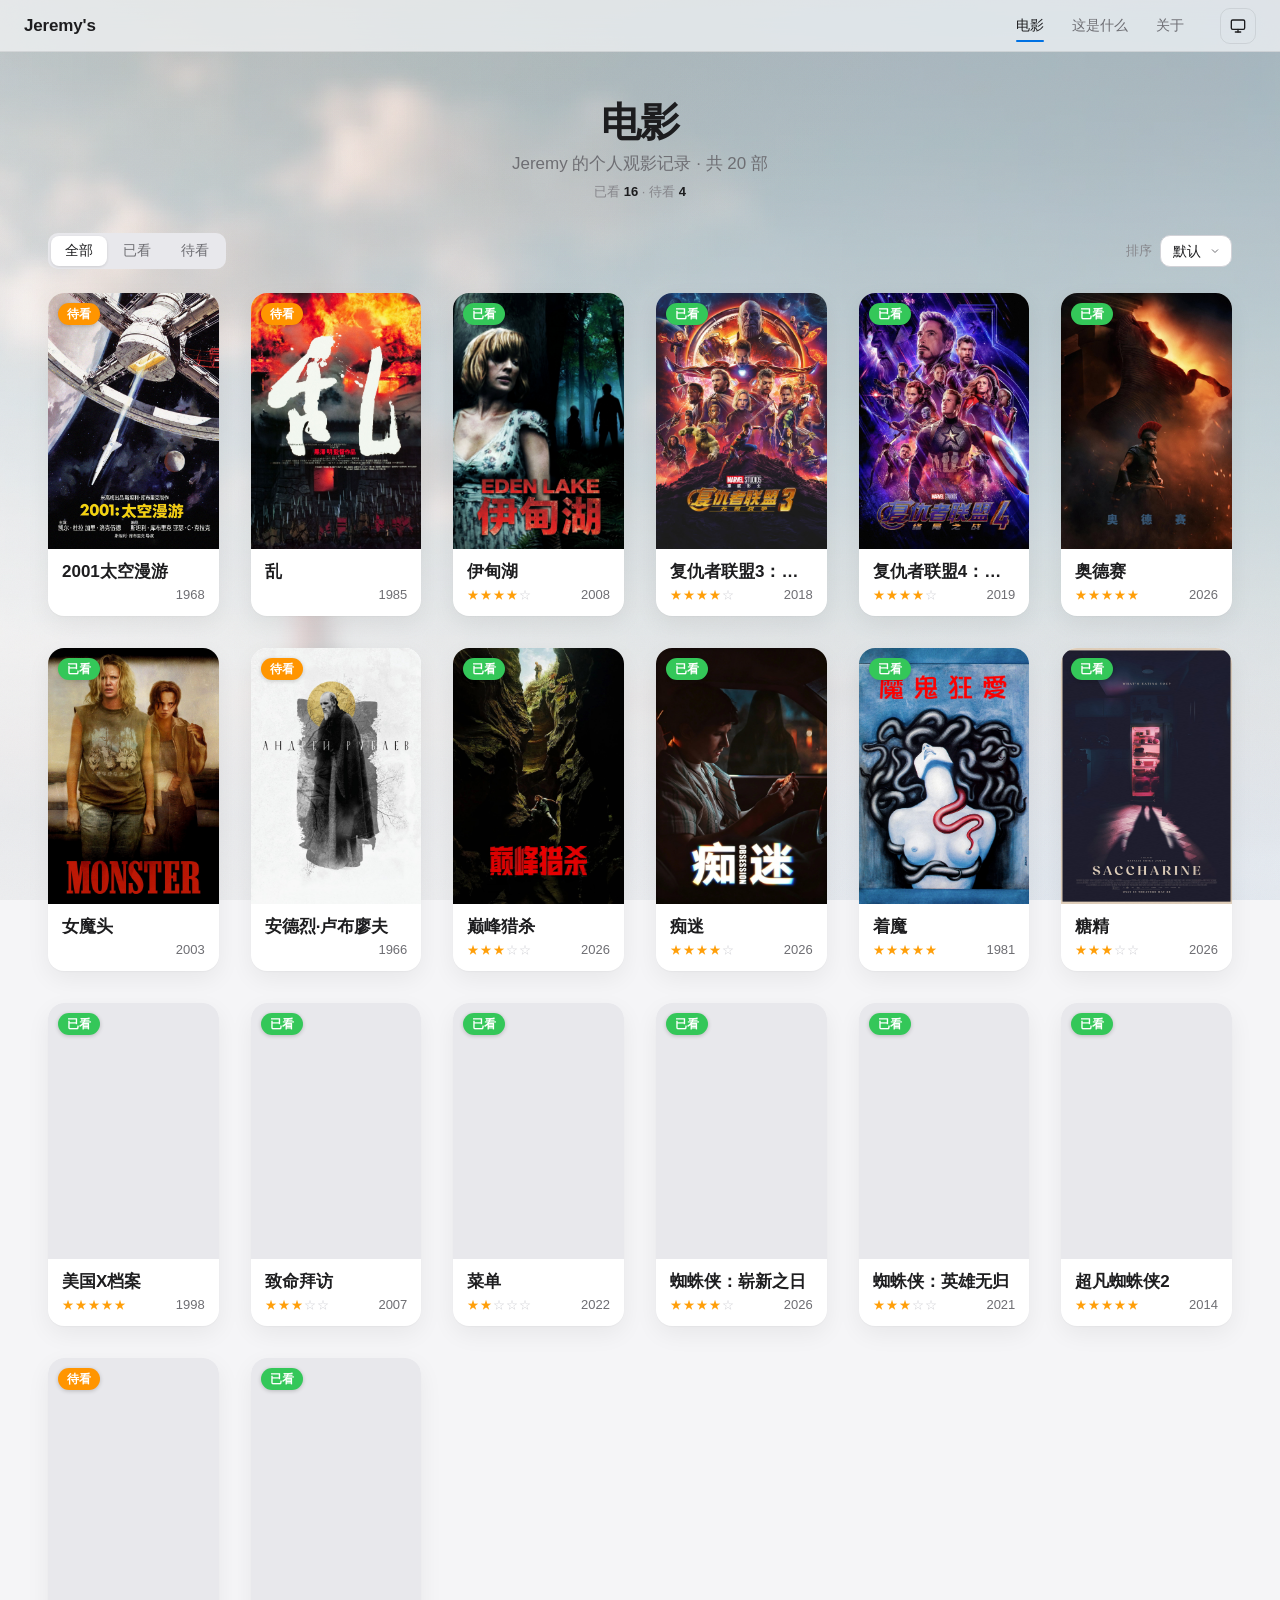
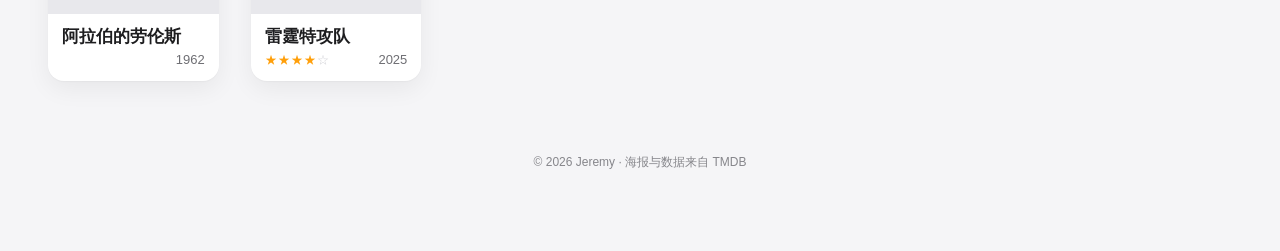
<file: index.html>
<!DOCTYPE html>
<html lang="zh-CN" data-theme="system">
<head>
  <meta charset="UTF-8">
  <meta name="viewport" content="width=device-width, initial-scale=1.0">
  <title>Jeremy's — 电影</title>
  <meta name="description" content="Jeremy 的个人内容收藏：电影海报墙，收录经典与当代影片。">
  <meta name="author" content="Jeremy">

  <!-- ===== SEO / 收录配置 ===== -->
  <link rel="canonical" href="https://jeremy-movies.com/">
  <meta name="robots" content="index,follow">

  <!-- Open Graph（社交分享预览） -->
  <meta property="og:type" content="website">
  <meta property="og:site_name" content="Jeremy's">
  <meta property="og:title" content="Jeremy's — 电影海报墙">
  <meta property="og:description" content="Jeremy 的个人电影收藏海报墙，收录经典与当代影片。">
  <meta property="og:url" content="https://jeremy-movies.com/">
  <meta property="og:image" content="https://jeremy-movies.com/posters/62.jpg">
  <meta property="og:locale" content="zh_CN">

  <!-- Twitter Card -->
  <meta name="twitter:card" content="summary_large_image">
  <meta name="twitter:title" content="Jeremy's — 电影海报墙">
  <meta name="twitter:description" content="Jeremy 的个人电影收藏海报墙，收录经典与当代影片。">
  <meta name="twitter:image" content="https://jeremy-movies.com/posters/62.jpg">

  <!-- 主题早注入：避免首屏闪烁（FOUC），须在样式表加载前执行 -->
  <script>
    (function () {
      try {
        var t = localStorage.getItem('theme');
        if (t === 'light' || t === 'dark' || t === 'system') {
          document.documentElement.setAttribute('data-theme', t);
        }
      } catch (e) { /* ignore */ }
    })();
  </script>

  <link rel="stylesheet" href="assets/css/styles.css?v=20261021e">
</head>
<body>

  <!-- 吸顶导航 -->
  <header class="nav" data-nav>
    <a class="nav-logo" href="/">Jeremy's</a>
    <nav class="nav-links" aria-label="主导航">
      <a href="/" class="nav-link is-active" aria-current="page">电影</a>
      <a href="/everything/" class="nav-link">这是什么</a>
      <a href="/about/" class="nav-link">关于</a>
    </nav>
    <button class="nav-theme" data-theme-toggle aria-label="切换主题" title="切换主题">
      <svg class="theme-icon icon-light" xmlns="http://www.w3.org/2000/svg" width="16" height="16" viewBox="0 0 24 24" fill="none" stroke="currentColor" stroke-width="2" stroke-linecap="round" stroke-linejoin="round" aria-hidden="true"><circle cx="12" cy="12" r="5"></circle><line x1="12" y1="1" x2="12" y2="3"></line><line x1="12" y1="21" x2="12" y2="23"></line><line x1="4.22" y1="4.22" x2="5.64" y2="5.64"></line><line x1="18.36" y1="18.36" x2="19.78" y2="19.78"></line><line x1="1" y1="12" x2="3" y2="12"></line><line x1="21" y1="12" x2="23" y2="12"></line><line x1="4.22" y1="19.78" x2="5.64" y2="18.36"></line><line x1="18.36" y1="5.64" x2="19.78" y2="4.22"></line></svg>
      <svg class="theme-icon icon-dark" xmlns="http://www.w3.org/2000/svg" width="16" height="16" viewBox="0 0 24 24" fill="none" stroke="currentColor" stroke-width="2" stroke-linecap="round" stroke-linejoin="round" aria-hidden="true"><path d="M21 12.79A9 9 0 1 1 11.21 3 7 7 0 0 0 21 12.79z"></path></svg>
      <svg class="theme-icon icon-system" xmlns="http://www.w3.org/2000/svg" width="16" height="16" viewBox="0 0 24 24" fill="none" stroke="currentColor" stroke-width="2" stroke-linecap="round" stroke-linejoin="round" aria-hidden="true"><rect x="2" y="3" width="20" height="14" rx="2" ry="2"></rect><line x1="8" y1="21" x2="16" y2="21"></line><line x1="12" y1="17" x2="12" y2="21"></line></svg>
    </button>
    <button class="nav-burger" data-nav-burger aria-label="菜单" aria-expanded="false">
      <span></span><span></span><span></span>
    </button>
  </header>

  <main>
    <!-- Hero -->
    <section class="hero container">
      <h1 class="hero-title">电影</h1>
      <p class="hero-sub">Jeremy 的个人观影记录 · 共 <span data-count>—</span> 部</p>
      <p class="hero-stat">已看 <strong data-watched>—</strong> · 待看 <strong data-towatch>—</strong></p>
    </section>

    <!-- 页内工具栏 -->
    <section class="toolbar container">
      <div class="segmented" role="group" aria-label="状态筛选">
        <button data-filter="all" aria-pressed="true">全部</button>
        <button data-filter="watched" aria-pressed="false">已看</button>
        <button data-filter="towatch" aria-pressed="false">待看</button>
      </div>
      <label class="sort">
        <span class="sort-label">排序</span>
        <select data-sort>
          <option value="default">默认</option>
          <option value="rating">评分</option>
          <option value="year">年份</option>
        </select>
      </label>
    </section>

    <!-- 海报网格（由 JS 数据驱动渲染） -->
    <section class="poster-grid container" data-grid aria-live="polite"></section>

    <!-- 空状态 -->
    <div class="empty-state container" data-empty hidden>
      <div class="empty-icon">🎬</div>
      <div class="empty-title" data-empty-title>暂无匹配的电影</div>
      <div class="empty-hint" data-empty-hint>换个筛选条件试试</div>
    </div>

    <!-- 无 JS 兜底：静态海报列表（保 SEO / 可爬取） -->
    <noscript>
      <section class="poster-grid">
        <figure class="ns-card"><img src="posters/62.jpg" alt="2001太空漫游"><figcaption>2001太空漫游<span class="ns-year">1968</span></figcaption></figure>
        <figure class="ns-card"><img src="posters/11645.jpg" alt="乱"><figcaption>乱<span class="ns-year">1985</span></figcaption></figure>
        <figure class="ns-card"><img src="posters/13510.jpg" alt="伊甸湖"><figcaption>伊甸湖<span class="ns-year">2008</span></figcaption></figure>
        <figure class="ns-card"><img src="posters/299536.jpg" alt="复仇者联盟3：无限战争"><figcaption>复仇者联盟3：无限战争<span class="ns-year">2018</span></figcaption></figure>
        <figure class="ns-card"><img src="posters/299534.jpg" alt="复仇者联盟4：终局之战"><figcaption>复仇者联盟4：终局之战<span class="ns-year">2019</span></figcaption></figure>
        <figure class="ns-card"><img src="posters/1368337.jpg" alt="奥德赛"><figcaption>奥德赛<span class="ns-year">2026</span></figcaption></figure>
        <figure class="ns-card"><img src="posters/504.jpg" alt="女魔头"><figcaption>女魔头<span class="ns-year">2003</span></figcaption></figure>
        <figure class="ns-card"><img src="posters/895.jpg" alt="安德烈·卢布廖夫"><figcaption>安德烈·卢布廖夫<span class="ns-year">1966</span></figcaption></figure>
        <figure class="ns-card"><img src="posters/1318447.jpg" alt="巅峰猎杀"><figcaption>巅峰猎杀<span class="ns-year">2026</span></figcaption></figure>
        <figure class="ns-card"><img src="posters/1339713.jpg" alt="痴迷"><figcaption>痴迷<span class="ns-year">2026</span></figcaption></figure>
        <figure class="ns-card"><img src="posters/21484.jpg" alt="着魔"><figcaption>着魔<span class="ns-year">1981</span></figcaption></figure>
        <figure class="ns-card"><img src="posters/1363387.jpg" alt="糖精"><figcaption>糖精<span class="ns-year">2026</span></figcaption></figure>
        <figure class="ns-card"><img src="posters/73.jpg" alt="美国X档案"><figcaption>美国X档案<span class="ns-year">1998</span></figcaption></figure>
        <figure class="ns-card"><img src="posters/4858.jpg" alt="致命拜访"><figcaption>致命拜访<span class="ns-year">2007</span></figcaption></figure>
        <figure class="ns-card"><img src="posters/593643.jpg" alt="菜单"><figcaption>菜单<span class="ns-year">2022</span></figcaption></figure>
        <figure class="ns-card"><img src="posters/969681.jpg" alt="蜘蛛侠：崭新之日"><figcaption>蜘蛛侠：崭新之日<span class="ns-year">2026</span></figcaption></figure>
        <figure class="ns-card"><img src="posters/634649.jpg" alt="蜘蛛侠：英雄无归"><figcaption>蜘蛛侠：英雄无归<span class="ns-year">2021</span></figcaption></figure>
        <figure class="ns-card"><img src="posters/102382.jpg" alt="超凡蜘蛛侠2"><figcaption>超凡蜘蛛侠2<span class="ns-year">2014</span></figcaption></figure>
        <figure class="ns-card"><img src="posters/947.jpg" alt="阿拉伯的劳伦斯"><figcaption>阿拉伯的劳伦斯<span class="ns-year">1962</span></figcaption></figure>
        <figure class="ns-card"><img src="posters/986056.jpg" alt="雷霆特攻队"><figcaption>雷霆特攻队<span class="ns-year">2025</span></figcaption></figure>
      </section>
    </noscript>
  </main>

  <footer class="site-footer">
    <p>© 2026 Jeremy · 海报与数据来自 TMDB</p>
  </footer>

  <!-- ===== 悬停 / 点按预览：全屏虚化剧照背景 + 海报保持原样 + 空白区剧情梗概（JS 驱动） ===== -->
  <div class="preview-bg" data-preview-bg aria-hidden="true">
    <img class="preview-bg__img" alt="" />
    <div class="preview-bg__scrim"></div>
  </div>
  <!-- 海报克隆：贴到原海报相同位置与尺寸，浮于虚化背景之上（视觉上"海报不变"） -->
  <div class="poster-card preview-card" data-preview-card aria-hidden="true"></div>
  <!-- 剧情梗概：自适应放在海报旁的空白一侧 -->
  <div class="preview-overview" data-preview-overview aria-hidden="true">
    <div class="preview-overview__head">
      <h3 class="preview-overview__title"></h3>
      <span class="preview-overview__year"></span>
    </div>
    <div class="preview-overview__stills" data-preview-stills></div>
    <ul class="preview-overview__meta"></ul>
    <p class="preview-overview__text"></p>
    <div class="preview-overview__ratings"></div>
    <blockquote class="preview-overview__comment"></blockquote>
    <div class="preview-overview__cast"></div>
  </div>

  <!-- ===== IMDB 式详情页 overlay（全屏，无页面跳转） ===== -->
  <div class="detail" data-detail role="dialog" aria-modal="true" aria-labelledby="detail-title" hidden>
    <button class="detail__back" data-detail-back aria-label="返回电影墙">
      <svg width="20" height="20" viewBox="0 0 24 24" fill="none" stroke="currentColor"
           stroke-width="2.2" stroke-linecap="round" stroke-linejoin="round" aria-hidden="true">
        <path d="M15 18l-6-6 6-6"></path>
      </svg>
    </button>

    <div class="detail__hero">
      <img class="detail__backdrop" alt="" />
    </div>

    <div class="detail__body container">
      <header class="detail__head">
        <div class="detail__titles">
          <h2 class="detail__title" id="detail-title">片名</h2>
          <p class="detail__orig">原名 · 年份</p>
        </div>
        <div class="detail__head-side">
          <span class="detail__status"></span>
        </div>
        <ul class="detail__meta"></ul>
      </header>

      <div class="detail__grid">
        <div class="detail__main">
          <section class="detail__block detail__block--trailer" data-detail-trailer hidden>
            <h3 class="detail__h">预告片</h3>
            <div class="detail__trailer-box">
              <div class="detail__trailer-placeholder" data-trailer-placeholder>
                <button class="detail__trailer-btn" data-trailer-btn type="button" aria-label="播放预告片">
                  <svg class="play-icon" viewBox="0 0 24 24" fill="none" stroke="currentColor" stroke-width="2" stroke-linejoin="round" aria-hidden="true"><polygon points="6 4 20 12 6 20 6 4" fill="currentColor" stroke="none"></polygon></svg>
                  <span>播放预告片</span>
                </button>
              </div>
              <div class="detail__trailer-player" data-trailer-player hidden></div>
            </div>
          </section>
          <section class="detail__block detail__block--overview">
            <h3 class="detail__h">剧情简介</h3>
            <p class="detail__overview"></p>
          </section>
          <section class="detail__block detail__block--directors">
            <h3 class="detail__h">导演</h3>
            <div class="detail__directors"></div>
          </section>
          <section class="detail__block detail__block--cast">
            <h3 class="detail__h">主演</h3>
            <ul class="detail__cast"></ul>
          </section>
        </div>

        <aside class="detail__side">
          <section class="detail__block detail__block--ratings">
            <h3 class="detail__h">评分</h3>
            <ul class="rating-list"></ul>
          </section>
          <section class="detail__block detail__personal">
            <h3 class="detail__h">Jeremy 说</h3>
            <div class="detail__stars"></div>
            <p class="detail__comment"></p>
          </section>
        </aside>
      </div>
    </div>
  </div>

  <!-- 预告片浮窗：iframe 常驻于此，永不移动（保证详情页→海报墙声音无缝连续） -->
  <div class="trailer-pop" data-trailer-pop aria-hidden="true" hidden>
    <div class="trailer-pop__head">
      <span class="trailer-pop__title"></span>
      <button class="trailer-pop__close" data-trailer-pop-close type="button" aria-label="关闭浮窗">
        <svg viewBox="0 0 24 24" fill="none" stroke="currentColor" stroke-width="2" stroke-linecap="round" aria-hidden="true"><path d="M6 6l12 12M18 6L6 18"/></svg>
      </button>
    </div>
    <div class="trailer-pop__stage" data-trailer-pop-stage></div>
  </div>
  <!-- 手机端收起态控件：右下角胶囊，含「展开」+「关闭」两个按钮 -->
  <div class="trailer-dock" data-trailer-dock aria-hidden="true" hidden>
    <button class="trailer-dock__expand" data-trailer-dock-expand type="button" aria-label="展开预告片">
      <svg viewBox="0 0 24 24" fill="none" stroke="currentColor" stroke-width="2" stroke-linecap="round" stroke-linejoin="round" aria-hidden="true"><path d="M9 18l6-6-6-6"/></svg>
    </button>
    <button class="trailer-dock__close" data-trailer-dock-close type="button" aria-label="关闭预告片">
      <svg viewBox="0 0 24 24" fill="none" stroke="currentColor" stroke-width="2" stroke-linecap="round" aria-hidden="true"><path d="M6 6l12 12M18 6L6 18"/></svg>
    </button>
  </div>

  <!-- 火后余温光晕 + 拟火元素 -->
  <div class="detail__glow" data-detail-glow aria-hidden="true"></div>
  <div class="fire" data-fire aria-hidden="true"></div>

  <!-- SVG 滤镜定义：拟火不规则锯齿边缘 -->
  <svg class="svg-defs" aria-hidden="true" focusable="false">
    <defs>
      <filter id="fire-edge" x="-30%" y="-30%" width="160%" height="160%" color-interpolation-filters="sRGB">
        <feTurbulence type="fractalNoise" baseFrequency="0.018 0.024" numOctaves="4" seed="7" result="noise"/>
        <feDisplacementMap in="SourceGraphic" in2="noise" scale="36" xChannelSelector="R" yChannelSelector="G" result="displaced"/>
        <feGaussianBlur in="displaced" stdDeviation="1.6"/>
      </filter>
    </defs>
  </svg>

  <script src="assets/js/main.js?v=20261021b"></script>
</body>
</html>
</file>
<file: assets/css/styles.css>
/* ==========================================================================
   Jeremy's Movies — 主样式
   风格：Apple 极简 · 数据驱动 · 三态主题 · 悬停剧照预览 + IMDB 式详情页 + 拟火展开动画
   技术：CSS 变量 + data-theme 三态 + prefers-color-scheme 回退，零框架零构建
   ========================================================================== */

/* ==========================================================================
   1. 动效与主题 tokens
   ========================================================================== */
:root {
  /* 动效时长 / 缓动 */
  --dur-fast:   150ms;
  --dur-base:   300ms;
  --dur-bg:     500ms;
  --dur-flip:   550ms;
  --ease-standard: cubic-bezier(0.4, 0, 0.2, 1);
  --ease-out:      cubic-bezier(0.22, 1, 0.36, 1);
  --ease-flip:     cubic-bezier(0.4, 0.2, 0.2, 1);

  /* —— 悬停展开剧照 —— */
  --dur-hover-still: 400ms;   /* 剧照面板展开/回溯 */
  --dur-hover-veil:  340ms;   /* 虚化遮罩淡入淡出 */
  --dur-hover-intent: 120ms;  /* 悬停意图延迟（JS 用） */

  /* —— 拟火展开 —— */
  --dur-fire-open:  640ms;    /* 火烧展开（正向） */
  --dur-fire-close: 460ms;    /* 火收缩回溯（反向） */
  --dur-detail-rise: 460ms;   /* 详情内容上浮落定 */

  /* 缓动 */
  --ease-fire:       cubic-bezier(0.55, 0, 0.12, 1); /* 火烧展开专属：快速起燃 → 长尾落定 */
  --ease-fire-back:  cubic-bezier(0.5, 0, 0.8, 0.3); /* 火收缩回溯：快速吸回中心 */

  color-scheme: light dark;

  /* ===== 浅色主题（默认） ===== */
  --bg:            #f5f5f7;
  --bg-elevated:   #ffffff;
  --bg-sunken:     #e8e8ec;
  --nav-bg:        rgba(245, 245, 247, 0.72);

  --text-primary:   #1d1d1f;
  --text-secondary: #6e6e73;
  --text-tertiary:  #86868b;
  --text-on-accent: #ffffff;

  --border:        #d2d2d7;
  --border-subtle: rgba(0, 0, 0, 0.08);

  --accent:        #0071e3;
  --accent-hover:  #0077ed;
  --accent-soft:   rgba(0, 113, 227, 0.10);

  --shadow-card:   0 1px 2px rgba(0, 0, 0, 0.04), 0 8px 24px rgba(0, 0, 0, 0.06);
  --shadow-hover:  0 2px 4px rgba(0, 0, 0, 0.06), 0 20px 44px rgba(0, 0, 0, 0.14);
  --shadow-pop:    0 12px 32px rgba(0, 0, 0, 0.16);

  --imdb:      #f5c518; --imdb-text:      #000000;
  --douban:    #00b51d; --douban-text:    #ffffff;
  --boxoffice: #6e6e73; --boxoffice-text: #ffffff;
  --tmdb:      #01b4e4; --tmdb-text:      #000000;

  --star:       #ff9f0a;
  --star-empty: #d2d2d7;

  --status-watched:      #34c759; --status-watched-text: #ffffff;
  --status-towatch:      #ff9500; --status-towatch-text: #ffffff;

  --scrim: rgba(0, 0, 0, 0.50);

  /* —— 氛围背景（东京塔虚化照片 + 光晕 + 胶片噪点） ——
     注意：照片 url 不经 var() 拼接（var 多背景 url 在部分渲染路径下不加载），
     昼/夜图直接写死在下方三条 body::before 规则里 */
  --ambient-glow: radial-gradient(1200px 720px at 18% -6%, rgba(255, 150, 40, 0.07), transparent 62%),
                  radial-gradient(1000px 640px at 88% 108%, rgba(0, 113, 227, 0.06), transparent 60%);
  --film-grain-opacity: 0.035;

  /* 火焰（浅/深主题共用，火是暖色不受主题影响） */
  --fire-core:   #ffd54f;   /* 内焰·亮黄 */
  --fire-mid:    #ff9d00;   /* 中焰·橙 */
  --fire-outer:  #ff5f00;   /* 外焰·橙红 */
  --fire-edge:   #e6320c;   /* 燃烧边缘·红 */
  --fire-glow:   rgba(255, 150, 30, 0.30);  /* 火后余温光晕 */

  /* 悬停预览背景（浅色）：虚化剧照 + 压暗遮罩 */
  --preview-scrim: rgba(0, 0, 0, 0.42);
  --preview-blur: 12px;

  --fs-hero:    40px;
  --fs-section: 22px;
  --fs-name:    17px;
  --fs-score:   30px;
  --fs-stat:    22px;
  --fs-body:    15px;
  --fs-meta:    13px;
  --fs-caption: 12px;
  --fs-badge:   13px;
}

/* 手动深色 */
:root[data-theme="dark"] {
  color-scheme: dark;

  --bg:            #000000;
  --bg-elevated:   #1d1d1f;
  --bg-sunken:     #2a2a2c;
  --nav-bg:        rgba(0, 0, 0, 0.72);

  --text-primary:   #f5f5f7;
  --text-secondary: #a1a1a6;
  --text-tertiary:  #86868b;
  --text-on-accent: #ffffff;

  --border:        #424245;
  --border-subtle: rgba(255, 255, 255, 0.12);

  --accent:        #2997ff;
  --accent-hover:  #47a9ff;
  --accent-soft:   rgba(41, 151, 255, 0.16);

  --shadow-card:   0 1px 2px rgba(0, 0, 0, 0.30), 0 8px 24px rgba(0, 0, 0, 0.40);
  --shadow-hover:  0 2px 4px rgba(0, 0, 0, 0.40), 0 20px 44px rgba(0, 0, 0, 0.60);
  --shadow-pop:    0 12px 32px rgba(0, 0, 0, 0.60);

  --imdb:      #f5c518; --imdb-text:      #000000;
  --douban:    #2fb344; --douban-text:    #ffffff;
  --boxoffice: #a1a1a6; --boxoffice-text: #000000;
  --tmdb:      #3ac4f0; --tmdb-text:      #000000;

  --star:       #ffb340;
  --star-empty: #48484a;

  --status-watched:      #30d158; --status-watched-text: #ffffff;
  --status-towatch:      #ff9f0a; --status-towatch-text: #1d1d1f;

  --scrim: rgba(0, 0, 0, 0.55);
  --preview-scrim: rgba(0, 0, 0, 0.55);

  /* 深色：夜塔虚化照片，黑遮罩压暗保可读；光晕更收敛（黑底对光敏感），噪点略增以破死黑 */
  --ambient-glow: radial-gradient(1200px 720px at 18% -6%, rgba(255, 150, 40, 0.06), transparent 62%),
                  radial-gradient(1000px 640px at 88% 108%, rgba(41, 151, 255, 0.05), transparent 60%);
  --film-grain-opacity: 0.055;
}

/* 跟随系统（且用户未强制浅色时）——无 JS 时系统深色依然生效 */
@media (prefers-color-scheme: dark) {
  :root:not([data-theme="light"]) {
    color-scheme: dark;

    --bg:            #000000;
    --bg-elevated:   #1d1d1f;
    --bg-sunken:     #2a2a2c;
    --nav-bg:        rgba(0, 0, 0, 0.72);

    --text-primary:   #f5f5f7;
    --text-secondary: #a1a1a6;
    --text-tertiary:  #86868b;
    --text-on-accent: #ffffff;

    --border:        #424245;
    --border-subtle: rgba(255, 255, 255, 0.12);

    --accent:        #2997ff;
    --accent-hover:  #47a9ff;
    --accent-soft:   rgba(41, 151, 255, 0.16);

    --shadow-card:   0 1px 2px rgba(0, 0, 0, 0.30), 0 8px 24px rgba(0, 0, 0, 0.40);
    --shadow-hover:  0 2px 4px rgba(0, 0, 0, 0.40), 0 20px 44px rgba(0, 0, 0, 0.60);
    --shadow-pop:    0 12px 32px rgba(0, 0, 0, 0.60);

    --imdb:      #f5c518; --imdb-text:      #000000;
    --douban:    #2fb344; --douban-text:    #ffffff;
    --boxoffice: #a1a1a6; --boxoffice-text: #000000;
  --tmdb:      #3ac4f0; --tmdb-text:      #000000;

    --star:       #ffb340;
    --star-empty: #48484a;

    --status-watched:      #30d158; --status-watched-text: #ffffff;
    --status-towatch:      #ff9f0a; --status-towatch-text: #1d1d1f;

    --scrim: rgba(0, 0, 0, 0.55);
    --preview-scrim: rgba(0, 0, 0, 0.55);

    --ambient-glow: radial-gradient(1200px 720px at 18% -6%, rgba(255, 150, 40, 0.06), transparent 62%),
                    radial-gradient(1000px 640px at 88% 108%, rgba(41, 151, 255, 0.05), transparent 60%);
    --film-grain-opacity: 0.055;
  }
}

/* ==========================================================================
   2. 全局基础
   ========================================================================== */
*,
*::before,
*::after {
  box-sizing: border-box;
  margin: 0;
  padding: 0;
}

html {
  -webkit-text-size-adjust: 100%;
  scroll-behavior: smooth;
  font-family: -apple-system, BlinkMacSystemFont, "SF Pro Text", "SF Pro Display",
               "Helvetica Neue", "PingFang SC", "Hiragino Sans GB",
               "Segoe UI", Roboto, "Microsoft YaHei", sans-serif;
  -webkit-font-smoothing: antialiased;
  -moz-osx-font-smoothing: grayscale;
  background: var(--bg);
  transition: background-color 0.3s ease;
}

body {
  min-height: 100vh;
  background: transparent; /* 让固定背景层透出 */
  color: var(--text-primary);
  transition: color 0.3s ease;
}

/* 氛围背景层：东京塔虚化照片（主题区分昼夜）+ 遮罩 + 光晕，fixed 全屏、不拦截交互、置于所有内容之下
   照片层 url 直接写死（var() 多背景 url 存在渲染路径不加载的问题） */
body::before {
  content: '';
  position: fixed;
  inset: 0;
  z-index: -1;
  pointer-events: none;
  background-image:
    var(--ambient-glow),
    linear-gradient(180deg,
      rgba(245, 245, 247, 0.48) 0%,
      rgba(245, 245, 247, 0.62) 52%,
      rgba(245, 245, 247, 0.88) 100%),
    url("../bg/tokyo-day-blur.webp");
  background-size: auto, cover, cover, cover;
  background-position: center;
  background-repeat: no-repeat;
  transition: opacity 0.3s ease;
}
:root[data-theme="dark"] body::before {
  background-image:
    var(--ambient-glow),
    linear-gradient(180deg,
      rgba(0, 0, 0, 0.28) 0%,
      rgba(0, 0, 0, 0.44) 52%,
      rgba(0, 0, 0, 0.68) 100%),
    url("../bg/tokyo-night-blur.webp");
}
@media (prefers-color-scheme: dark) {
  :root:not([data-theme="light"]) body::before {
    background-image:
      var(--ambient-glow),
      linear-gradient(180deg,
        rgba(0, 0, 0, 0.28) 0%,
        rgba(0, 0, 0, 0.44) 52%,
        rgba(0, 0, 0, 0.68) 100%),
      url("../bg/tokyo-night-blur.webp");
  }
}
body::after {
  content: '';
  position: fixed;
  inset: 0;
  z-index: -1;
  pointer-events: none;
  opacity: var(--film-grain-opacity);
  background-image: url("data:image/svg+xml,%3Csvg xmlns='http://www.w3.org/2000/svg' width='160' height='160'%3E%3Cfilter id='n'%3E%3CfeTurbulence type='fractalNoise' baseFrequency='0.82' numOctaves='3' stitchTiles='stitch'/%3E%3C/filter%3E%3Crect width='100%25' height='100%25' filter='url(%23n)'/%3E%3C/svg%3E");
  background-size: 160px 160px;
  transition: opacity 0.3s ease;
}


img {
  max-width: 100%;
  display: block;
}

a {
  color: var(--accent);
  text-decoration: none;
}

button {
  font: inherit;
  color: inherit;
  cursor: pointer;
  background: none;
  border: none;
}

/* 页面内容容器 */
.container {
  max-width: 1440px;
  margin: 0 auto;
  padding-left: 48px;
  padding-right: 48px;
}

/* ==========================================================================
   3. 内容层级
   ========================================================================== */
.nav,
main,
.site-footer {
  position: relative;
  z-index: 1;
}

/* ==========================================================================
   4. 吸顶导航
   ========================================================================== */
.nav {
  position: sticky;
  top: 0;
  z-index: 100;
  height: 52px;
  display: flex;
  align-items: center;
  gap: 24px;
  padding: 0 24px;
  background: var(--nav-bg);
  backdrop-filter: saturate(180%) blur(20px);
  -webkit-backdrop-filter: saturate(180%) blur(20px);
  border-bottom: 1px solid var(--border-subtle);
}

.nav-logo {
  font-size: 17px;
  font-weight: 600;
  letter-spacing: -0.01em;
  color: var(--text-primary);
  margin-right: 8px;
  white-space: nowrap;
}

.nav-links {
  display: flex;
  align-items: center;
  gap: 4px;
  margin-left: auto;
}

.nav-link {
  position: relative;
  font-size: 14px;
  font-weight: 400;
  color: var(--text-secondary);
  padding: 6px 12px;
  border-radius: 8px;
  transition: color var(--dur-fast) ease, background-color var(--dur-fast) ease;
}

.nav-link:hover {
  color: var(--text-primary);
  background: var(--bg-sunken);
}

.nav-link.is-active {
  color: var(--text-primary);
  font-weight: 500;
}

.nav-link.is-active::after {
  content: "";
  position: absolute;
  left: 12px;
  right: 12px;
  bottom: -1px;
  height: 2px;
  border-radius: 2px;
  background: var(--accent);
}

/* 主题切换按钮 */
.nav-theme {
  width: 36px;
  height: 36px;
  flex: 0 0 auto;
  display: grid;
  place-items: center;
  border: 1px solid var(--border-subtle);
  border-radius: 10px;
  background: transparent;
  transition: background-color var(--dur-fast) ease, transform var(--dur-fast) ease;
}

.nav-theme:hover {
  background: var(--bg-sunken);
  transform: scale(1.05);
}

.nav-theme svg {
  width: 16px;
  height: 16px;
  color: var(--text-primary);
}

/* 三态图标：仅显示当前主题对应的图标 */
.theme-icon {
  display: none;
}

:root[data-theme="light"] .icon-light,
:root:not([data-theme]) .icon-light { display: block; }
:root[data-theme="dark"] .icon-dark { display: block; }
:root[data-theme="system"] .icon-system { display: block; }

/* 汉堡按钮（默认隐藏） */
.nav-burger {
  display: none;
}

/* ==========================================================================
   5. Hero 标题区
   ========================================================================== */
.hero {
  text-align: center;
  padding: 48px 24px 28px;
}

.hero-title {
  font-size: var(--fs-hero);
  font-weight: 600;
  letter-spacing: -0.02em;
  line-height: 1.1;
  color: var(--text-primary);
}

.hero-sub {
  font-size: 17px;
  color: var(--text-secondary);
  margin-top: 8px;
}

.hero-stat {
  font-size: 13px;
  color: var(--text-tertiary);
  margin-top: 8px;
}

.hero-stat strong {
  color: var(--text-primary);
  font-weight: 600;
  font-variant-numeric: tabular-nums;
}

/* ==========================================================================
   6. 页内工具栏（筛选 + 排序）
   ========================================================================== */
.toolbar {
  display: flex;
  align-items: center;
  justify-content: space-between;
  gap: 16px;
  margin: 4px 0 24px;
}

.segmented {
  display: inline-flex;
  gap: 2px;
  background: var(--bg-sunken);
  border-radius: 10px;
  padding: 3px;
}

.segmented button {
  border: none;
  background: transparent;
  color: var(--text-secondary);
  font-size: 14px;
  font-weight: 500;
  padding: 6px 14px;
  border-radius: 8px;
  transition: background-color var(--dur-fast) ease, color var(--dur-fast) ease,
              box-shadow var(--dur-fast) ease;
}

.segmented button:hover {
  color: var(--text-primary);
}

.segmented button[aria-pressed="true"] {
  background: var(--bg-elevated);
  color: var(--text-primary);
  box-shadow: 0 1px 3px rgba(0, 0, 0, 0.12);
}

.sort {
  display: inline-flex;
  align-items: center;
  gap: 8px;
}

.sort-label {
  font-size: 13px;
  color: var(--text-tertiary);
}

.sort select {
  appearance: none;
  -webkit-appearance: none;
  background: var(--bg-elevated);
  border: 1px solid var(--border);
  border-radius: 10px;
  padding: 7px 30px 7px 12px;
  font-size: 14px;
  font-family: inherit;
  color: var(--text-primary);
  background-image: url("data:image/svg+xml,%3Csvg xmlns='http://www.w3.org/2000/svg' width='12' height='12' viewBox='0 0 24 24' fill='none' stroke='%236e6e73' stroke-width='2'%3E%3Cpath d='M6 9l6 6 6-6'/%3E%3C/svg%3E");
  background-repeat: no-repeat;
  background-position: right 10px center;
  cursor: pointer;
}

/* ==========================================================================
   7. 海报网格
   ========================================================================== */
.poster-grid {
  display: grid;
  grid-template-columns: repeat(6, 1fr);
  gap: 32px;
  padding-bottom: 24px;
}

/* ==========================================================================
   8. 海报卡片（纯正面 + 悬停上浮 + 点击进详情）
   ========================================================================== */
.poster-card {
  position: relative;
  cursor: pointer;
  outline: none;
  background: var(--bg-elevated);
  border-radius: 16px;
  overflow: hidden;
  box-shadow: var(--shadow-card);
  transition: transform var(--dur-base) var(--ease-standard),
              box-shadow var(--dur-base) var(--ease-standard);
}

.poster-card:hover {
  transform: translateY(-6px);
  box-shadow: var(--shadow-hover);
}

.poster-card:focus-visible {
  outline: 2px solid var(--accent);
  outline-offset: 3px;
}

/* 预览激活时，高亮当前聚焦的真实卡片（消除"盲抓"不确定感） */
.poster-card.is-hovering {
  box-shadow: 0 0 0 2px rgba(255, 255, 255, 0.55),
              var(--shadow-hover);
}

.poster-card__media {
  position: relative;
  background: var(--bg-sunken);
}

.poster-card__media img {
  width: 100%;
  aspect-ratio: 2 / 3;
  object-fit: cover;
  display: block;
  background: var(--bg-sunken); /* 加载中占位底色 */
}

.poster-card__info {
  padding: 12px 14px 14px;
}

.poster-card__title {
  font-size: var(--fs-name);
  font-weight: 600;
  color: var(--text-primary);
  line-height: 1.3;
  white-space: nowrap;
  overflow: hidden;
  text-overflow: ellipsis;
}

.poster-card__meta {
  display: flex;
  align-items: center;
  justify-content: space-between;
  margin-top: 4px;
}

.poster-card__year {
  font-size: var(--fs-meta);
  color: var(--text-secondary);
  font-variant-numeric: tabular-nums;
  margin-left: auto;
}

/* 状态角标（覆盖在海报左上角） */
.status-badge {
  position: absolute;
  top: 10px;
  left: 10px;
  font-size: 12px;
  font-weight: 600;
  line-height: 1;
  padding: 5px 9px;
  border-radius: 999px;
  backdrop-filter: blur(6px);
  -webkit-backdrop-filter: blur(6px);
  box-shadow: 0 1px 4px rgba(0, 0, 0, 0.2);
}

.status--watched { background: var(--status-watched); color: var(--status-watched-text); }
.status--towatch { background: var(--status-towatch); color: var(--status-towatch-text); }

/* 星级 */
.stars {
  color: var(--star);
  letter-spacing: 1px;
  line-height: 1;
  white-space: nowrap;
}

.stars .star-empty { color: var(--star-empty); }

.stars--sm { font-size: 12px; }

/* ==========================================================================
   8.1 悬停 / 点按预览：虚化剧照背景 + 海报不变 + 空白区剧情梗概
   ========================================================================== */
/* 全屏虚化剧照背景：盖住整页（含导航），作为预览态的背景层 */
.preview-bg {
  position: fixed;
  inset: 0;
  z-index: 250;
  overflow: hidden;
  background: var(--bg);           /* 剧照加载中的占位底色 */
  opacity: 0;
  visibility: hidden;
  pointer-events: none;
  transition:
    opacity var(--dur-hover-veil) var(--ease-standard),
    visibility 0s linear var(--dur-hover-veil);
}
.preview-bg.is-on {
  opacity: 1;
  visibility: visible;
  transition:
    opacity var(--dur-hover-veil) var(--ease-standard),
    visibility 0s linear 0s;
}

.preview-bg__img {
  position: absolute;
  inset: 0;
  width: 100%;
  height: 100%;
  object-fit: cover;
  filter: blur(var(--preview-blur)) saturate(1.05);
  transform: scale(1.12);          /* 放大，避免模糊边缘透出底边 */
}

.preview-bg__scrim {
  position: absolute;
  inset: 0;
  background: var(--preview-scrim);
}

/* 海报克隆：聚焦卡片 —— hover 时向空白多的一侧平移 + 放大，浮于虚化背景之上 */
.poster-card.preview-card {
  position: fixed;
  z-index: 270;
  pointer-events: none;
  --focus-dx: 0px; --focus-dy: 0px; --focus-scale: 1;
  transform: translate(var(--focus-dx), var(--focus-dy)) scale(var(--focus-scale));
  transform-origin: top left;
  opacity: 0;
  transition:
    opacity var(--dur-hover-veil) var(--ease-standard),
    transform var(--dur-hover-still) var(--ease-out);
  box-shadow: var(--shadow-hover);
  will-change: transform;
}
.poster-card.preview-card.is-on { opacity: 1; }
/* 聚焦态：变量已由 JS 更新为位移+放大目标值，transition 自动平滑过渡 */

/* 剧情梗概：聚焦卡片旁的固定信息面板（字号阶梯放大，层级清晰） */
.preview-overview {
  position: fixed;
  z-index: 270;
  pointer-events: none;
  width: auto;
  max-width: 440px;
  color: #fff;
  text-shadow: 0 1px 4px rgba(0, 0, 0, 0.4);
  opacity: 0;
  transition: opacity var(--dur-hover-veil) var(--ease-standard);
}
.preview-overview.is-on { opacity: 1; }

/* 羊皮纸浮现动画：文字晚于虚化背景出现，逐层淡入上浮 + 暖色光晕，如哈利波特字体浮现于羊皮纸上 */
.preview-overview.is-reveal > * {
  opacity: 0;
  transform: translateY(10px);
  filter: blur(2px);
  animation: parchment-rise 0.55s cubic-bezier(0.22, 0.61, 0.36, 1) forwards;
}
.preview-overview.is-reveal > *:nth-child(1) { animation-delay: 0.00s; }
.preview-overview.is-reveal > *:nth-child(2) { animation-delay: 0.06s; }
.preview-overview.is-reveal > *:nth-child(3) { animation-delay: 0.12s; }
.preview-overview.is-reveal > *:nth-child(4) { animation-delay: 0.18s; }
.preview-overview.is-reveal > *:nth-child(5) { animation-delay: 0.24s; }
.preview-overview.is-reveal > *:nth-child(6) { animation-delay: 0.30s; }
.preview-overview.is-reveal > *:nth-child(7) { animation-delay: 0.36s; }

@keyframes parchment-rise {
  0%   { opacity: 0; transform: translateY(10px); filter: blur(2px); }
  100% { opacity: 1; transform: translateY(0);    filter: blur(0);   }
}

/* 尊重「减少动态效果」偏好：退化为一键淡入 */
@media (prefers-reduced-motion: reduce) {
  .preview-overview.is-reveal > * {
    animation: none;
    opacity: 1;
    transform: none;
    filter: none;
  }
}

.preview-overview__head {
  display: flex;
  align-items: baseline;
  gap: 12px;
  margin-bottom: 14px;
}

.preview-overview__title {
  font-size: 32px;
  font-weight: 700;
  line-height: 1.1;
  margin: 0;
  letter-spacing: -0.02em;
}

.preview-overview__year {
  font-size: 20px;
  font-weight: 500;
  color: rgba(255, 255, 255, 0.62);
  font-variant-numeric: tabular-nums;
  white-space: nowrap;
}

/* 剧照横条：3 张附加剧照横排，hover 切换背景 */
.preview-overview__stills {
  display: flex;
  gap: 8px;
  margin-bottom: 16px;
}
.preview-still {
  width: calc((100% - 16px) / 3);
  aspect-ratio: 16 / 9;
  object-fit: cover;
  border-radius: 8px;
  cursor: pointer;
  border: 2px solid transparent;
  transition: border-color 0.2s ease, transform 0.2s ease, box-shadow 0.2s ease;
  box-shadow: 0 1px 3px rgba(0, 0, 0, 0.3);
}
.preview-still:hover,
.preview-still.is-active {
  border-color: rgba(255, 255, 255, 0.85);
  transform: translateY(-2px);
  box-shadow: 0 4px 12px rgba(0, 0, 0, 0.4);
}

.preview-overview__meta {
  display: flex;
  flex-wrap: wrap;
  gap: 8px;
  list-style: none;
  margin: 0 0 18px;
  padding: 0;
}

.preview-overview__meta li {
  font-size: 14px;
  font-weight: 500;
  color: rgba(255, 255, 255, 0.9);
  background: rgba(255, 255, 255, 0.14);
  backdrop-filter: blur(6px);
  -webkit-backdrop-filter: blur(6px);
  border-radius: 999px;
  padding: 5px 13px;
}

.preview-overview__text {
  font-size: 18px;
  line-height: 1.6;
  color: rgba(255, 255, 255, 0.95);
  margin: 0 0 20px;
  /* 超长用省略号截断 */
  display: -webkit-box;
  -webkit-line-clamp: 6;
  -webkit-box-orient: vertical;
  overflow: hidden;
}

.preview-overview__ratings {
  display: flex;
  flex-wrap: wrap;
  align-items: center;
  gap: 10px;
  margin-bottom: 18px;
}

.preview-rating {
  display: inline-flex;
  align-items: center;
  gap: 7px;
  font-size: 14px;
  font-weight: 700;
  padding: 5px 12px;
  border-radius: 8px;
  color: #fff;
  text-shadow: 0 1px 2px rgba(0, 0, 0, 0.35);
  box-shadow: 0 2px 8px rgba(0, 0, 0, 0.22);
  letter-spacing: 0.01em;
}

.preview-rating__label { font-weight: 600; opacity: 0.92; }

.preview-rating__value { font-size: 16px; font-variant-numeric: tabular-nums; }

/* 各平台实色徽章 */
.preview-rating--imdb   { background: linear-gradient(135deg, #f5c518, #e8b20e); color: #000; text-shadow: none; }
.preview-rating--imdb   .preview-rating__label { color: rgba(0,0,0,0.62); }
.preview-rating--douban { background: linear-gradient(135deg, #00b51d, #0a8f1c); }
.preview-rating--tmdb   { background: linear-gradient(135deg, #01b4e4, #0288b8); }
.preview-rating--star   { background: linear-gradient(135deg, #ffb340, #ff8f00); }

.preview-rating--imdb   .preview-rating__value { color: #000; }
.preview-rating--douban .preview-rating__value { color: #fff; }
.preview-rating--tmdb   .preview-rating__value { color: #fff; }
.preview-rating--star   .preview-rating__value { color: #fff; }

.preview-rating__star { font-size: 16px; letter-spacing: 1px; }

/* 个人短评：暖色引用，仿佛从画面里浮现的心声 */
.preview-overview__comment {
  margin: 0 0 18px;
  padding: 10px 14px;
  font-size: 15px;
  line-height: 1.55;
  font-style: italic;
  color: rgba(255, 244, 224, 0.96);
  background: linear-gradient(135deg, rgba(255, 176, 64, 0.16), rgba(255, 143, 0, 0.08));
  border-left: 3px solid rgba(255, 176, 64, 0.75);
  border-radius: 0 10px 10px 0;
  text-shadow: 0 1px 3px rgba(0, 0, 0, 0.35);
}

.preview-overview__cast {
  display: flex;
  flex-wrap: wrap;
  gap: 8px;
}

.preview-cast {
  font-size: 14px;
  color: rgba(255, 255, 255, 0.82);
  background: rgba(0, 0, 0, 0.28);
  border: 1px solid rgba(255, 255, 255, 0.16);
  border-radius: 999px;
  padding: 5px 14px;
}

/* 触屏预览态：让背景与海报克隆可点按（点背景退回、点海报进详情） */
@media (pointer: coarse) {
  body.is-preview .preview-bg,
  body.is-preview .preview-card {
    pointer-events: auto;
  }
}

/* 移动端聚焦预览：上下堆叠布局，面板字号整体降档（桌面档 32/18px 手机上过大） */
@media (max-width: 760px) {
  .preview-overview {
    text-align: center;
    padding: 0 4px;
  }
  .preview-overview__head {
    justify-content: center;
    gap: 8px;
    margin-bottom: 10px;
  }
  .preview-overview__title { font-size: 22px; }
  .preview-overview__year { font-size: 15px; }
  .preview-overview__stills {
    gap: 6px;
    margin-bottom: 12px;
  }
  .preview-overview__meta {
    justify-content: center;
    gap: 6px;
    margin-bottom: 12px;
  }
  .preview-overview__meta li { font-size: 12px; padding: 4px 10px; }
  .preview-overview__text {
    font-size: 14px;
    line-height: 1.55;
    -webkit-line-clamp: 5;
    margin-bottom: 12px;
  }
  .preview-overview__ratings {
    justify-content: center;
    gap: 8px;
    margin-bottom: 12px;
  }
  .preview-rating { font-size: 13px; padding: 4px 10px; }
  .preview-rating__value { font-size: 15px; }
  .preview-cast { font-size: 12px; padding: 4px 11px; }
}

/* ==========================================================================
   8.2 IMDB 式详情页 overlay
   ========================================================================== */
.detail {
  position: fixed;
  inset: 0;
  z-index: 300;
  overflow-y: auto;
  overscroll-behavior: contain;
  background: var(--bg);
  visibility: hidden;
  clip-path: circle(0px at var(--fx, 50vw) var(--fy, 50vh));
  transition:
    clip-path var(--dur-fire-open) var(--ease-fire),
    visibility 0s linear var(--dur-fire-open);
}
body.is-detail-open .detail {
  visibility: visible;
  clip-path: circle(var(--cover, 150vmax) at var(--fx, 50vw) var(--fy, 50vh));
  transition:
    clip-path var(--dur-fire-open) var(--ease-fire),
    visibility 0s linear 0s;
}
body.is-detail-closing .detail {
  transition:
    clip-path var(--dur-fire-close) var(--ease-fire-back),
    visibility 0s linear var(--dur-fire-close);
}

/* 返回键：固定左上，毛玻璃圆钮 */
.detail__back {
  position: fixed;
  top: 20px; left: 20px;
  z-index: 320;
  display: grid; place-items: center;
  width: 44px; height: 44px;
  border-radius: 50%;
  color: var(--text-primary);
  background: var(--nav-bg);
  backdrop-filter: saturate(180%) blur(14px);
  -webkit-backdrop-filter: saturate(180%) blur(14px);
  border: 1px solid var(--border-subtle);
  box-shadow: var(--shadow-card);
  transition: transform var(--dur-fast) var(--ease-standard), background-color var(--dur-fast) ease;
}
.detail__back:hover { transform: scale(1.06); background: var(--bg-elevated); }
.detail__back:focus-visible { outline: 2px solid var(--accent); outline-offset: 2px; }

/* 剧照大图区 */
.detail__hero {
  position: relative;
  width: 100%;
  height: clamp(300px, 46vh, 560px);
  overflow: hidden;
  background: var(--bg-sunken);
}
.detail__hero::after {   /* 底部渐隐，融入内容区背景 */
  content: "";
  position: absolute; inset: 0;
  background: linear-gradient(180deg,
    rgba(0,0,0,0.05) 0%,
    transparent 38%,
    var(--bg) 100%);
}
.detail__backdrop {
  width: 100%; height: 100%;
  object-fit: cover;
  /* 共享元素飞入：从触发海报位置放大铺满 */
  --fly-x: 50%; --fly-y: 50%; --fly-scale: 1;
  transform-origin: var(--fly-x) var(--fly-y);
  transform: scale(var(--fly-scale));
  transition: transform var(--dur-fire-open) var(--ease-fire);
}
body.is-detail-open .detail__backdrop {
  transform: scale(1);
}
body.is-detail-closing .detail__backdrop {
  transition: transform var(--dur-fire-close) var(--ease-fire-back);
  transform: scale(var(--fly-scale));
}

/* 内容容器 */
.detail__body { padding: 28px 48px 96px; }

/* 标题块 */
.detail__head {
  display: flex;
  flex-wrap: wrap;
  align-items: center;
  justify-content: space-between;
  row-gap: 16px;
  column-gap: 20px;
}
.detail__titles { min-width: 0; }
.detail__head-side { margin-left: auto; }
.detail__title {
  font-size: 40px;
  font-weight: 700;
  letter-spacing: -0.02em;
  line-height: 1.1;
  color: var(--text-primary);
}
.detail__orig {
  margin-top: 6px;
  font-size: 17px;
  color: var(--text-secondary);
  letter-spacing: 0.01em;
}
.detail__meta {
  display: flex;
  flex-wrap: wrap;
  align-items: center;
  gap: 8px;
  width: 100%;
  margin-top: 0;
  list-style: none;
}
.detail__meta li {
  font-size: 13px;
  font-weight: 500;
  color: var(--text-secondary);
  background: var(--bg-sunken);
  border-radius: 999px;
  padding: 6px 12px;
}

/* 双栏布局 */
.detail__grid {
  display: grid;
  grid-template-columns: minmax(0, 1fr) 320px;
  gap: 48px;
  margin-top: 36px;
  align-items: start;
}
.detail__block { margin-bottom: 32px; }
.detail__h {
  font-size: 15px;
  font-weight: 600;
  letter-spacing: 0.02em;
  color: var(--text-tertiary);
  text-transform: uppercase;
  margin-bottom: 12px;
}
.detail__overview {
  font-size: 16px;
  line-height: 1.7;
  color: var(--text-primary);
  max-width: 68ch;
}
.detail__directors {
  display: flex;
  flex-wrap: wrap;
  gap: 10px;
}

/* 人物 chip：头像 + 名字（+ 角色） */
.person-chip {
  display: inline-flex;
  align-items: center;
  gap: 10px;
  background: var(--bg-elevated);
  border: 1px solid var(--border-subtle);
  border-radius: 999px;
  padding: 5px 14px 5px 5px;
  max-width: 100%;
}
.person-chip__avatar {
  width: 38px;
  height: 38px;
  border-radius: 50%;
  object-fit: cover;
  flex-shrink: 0;
  background: var(--bg-sunken);
}
.person-chip__avatar--fallback {
  display: inline-flex;
  align-items: center;
  justify-content: center;
  font-size: 15px;
  font-weight: 700;
  color: var(--text-secondary);
  background: var(--bg-sunken);
  border-radius: 50%;
}
.person-chip__name {
  font-size: 14px;
  font-weight: 500;
  color: var(--text-primary);
  white-space: nowrap;
}
.person-chip__character {
  font-size: 12px;
  color: var(--text-tertiary);
  white-space: nowrap;
  overflow: hidden;
  text-overflow: ellipsis;
  max-width: 180px;
}

/* 预告片播放器 */
.detail__trailer-box {
  position: relative;
  width: 100%;
  aspect-ratio: 16 / 9;
  border-radius: 14px;
  overflow: hidden;
  background: #000;
}
.detail__trailer-placeholder {
  position: absolute;
  inset: 0;
  display: grid;
  place-items: center;
}
.detail__trailer-btn {
  display: inline-flex;
  align-items: center;
  gap: 10px;
  padding: 14px 26px;
  border: none;
  border-radius: 999px;
  background: rgba(255, 255, 255, 0.14);
  backdrop-filter: blur(8px);
  -webkit-backdrop-filter: blur(8px);
  color: #fff;
  font-size: 15px;
  font-weight: 600;
  cursor: pointer;
  transition: background 0.2s ease, transform 0.2s ease;
}
.detail__trailer-btn:hover { background: rgba(255, 255, 255, 0.24); transform: scale(1.04); }
.detail__trailer-btn .play-icon { width: 22px; height: 22px; }
.detail__trailer-player,
.detail__trailer-iframe {
  position: absolute;
  inset: 0;
  width: 100%;
  height: 100%;
  border: none;
}

/* 卡司 chips */
.detail__cast {
  display: flex;
  flex-wrap: wrap;
  gap: 8px;
  list-style: none;
  margin: 0;
  padding: 0;
}
.detail__cast li {
  list-style: none;
  margin: 0;
  padding: 0;
}

/* 评分列表（侧栏卡片） */
.rating-list {
  list-style: none;
  display: flex;
  flex-direction: column;
  gap: 10px;
}
.rating-item {
  display: flex;
  align-items: center;
  justify-content: space-between;
  padding: 12px 14px;
  border-radius: 14px;
  background: var(--bg-elevated);
  border: 1px solid var(--border-subtle);
}
.rating-item__label { font-size: 13px; font-weight: 600; color: var(--text-secondary); }
.rating-item__value { font-size: 20px; font-weight: 700; font-variant-numeric: tabular-nums; }
.rating-item--imdb   .rating-item__value { color: var(--imdb); }
.rating-item--douban .rating-item__value { color: var(--douban); }
.rating-item--tmdb   .rating-item__value { color: var(--tmdb); }

/* Jeremy 个人评价 */
.detail__stars { font-size: 22px; color: var(--star); letter-spacing: 2px; }
.detail__stars .star-empty { color: var(--star-empty); }
.detail__comment {
  margin-top: 10px;
  font-size: 15px;
  line-height: 1.65;
  color: var(--text-primary);
}
.detail__personal:empty,
.detail__block:empty { display: none; }

/* 状态徽章（详情页标题旁） */
.detail__status {
  font-size: 12px; font-weight: 600; line-height: 1;
  padding: 6px 12px; border-radius: 999px;
  display: inline-block;
}

/* 内容落定（火展开后内容轻微上浮） */
.detail__body {
  opacity: 0;
  transform: translateY(18px);
  transition: opacity var(--dur-detail-rise) var(--ease-standard),
              transform var(--dur-detail-rise) var(--ease-out);
}
body.is-detail-open .detail__body {
  opacity: 1;
  transform: none;
  transition-delay: 140ms;   /* 等火掠过主体后再上浮 */
}
body.is-detail-closing .detail__body { opacity: 0; transform: translateY(10px); transition-delay: 0ms; }

/* ==========================================================================
   8.3 拟火展开动画 + 余温光晕
   ========================================================================== */
.fire {
  position: fixed;
  inset: 0;
  z-index: 310;
  pointer-events: none;
  /* JS 内联覆盖：--fx/--fy=海报中心，--cover=1.35 * 海报中心到最远视口角距离 */
  --fx: 50vw; --fy: 50vh; --cover: 150vmax;
  background: radial-gradient(
    circle var(--cover) at var(--fx) var(--fy),
    transparent 0%,
    transparent 82%,
    rgba(255, 213, 79, 0.45) 86%,  /* 火前方光晕 */
    var(--fire-core)  91%,
    var(--fire-mid)   96%,
    var(--fire-outer) 99%,
    var(--fire-edge)  100%
  );
  clip-path: circle(0px at var(--fx) var(--fy));
  filter: url(#fire-edge);
  transition: clip-path var(--dur-fire-open) var(--ease-fire);
  will-change: clip-path, filter;
}
body.is-detail-open .fire {
  clip-path: circle(var(--cover) at var(--fx) var(--fy));
}
body.is-detail-closing .fire {
  transition: clip-path var(--dur-fire-close) var(--ease-fire-back);
}

/* 火后余温：暖色径向光晕，展开时淡入 */
.detail__glow {
  position: fixed;
  inset: 0;
  z-index: 305;
  pointer-events: none;
  background:
    radial-gradient(circle at var(--fx, 50vw) var(--fy, 50vh),
      var(--fire-glow) 0%,
      rgba(255, 90, 10, 0.08) 34%,
      transparent 60%);
  opacity: 0;
  transition: opacity var(--dur-detail-rise) var(--ease-standard);
}
body.is-detail-open .detail__glow { opacity: 1; }

/* SVG 滤镜定义：隐藏于布局之外 */
.svg-defs {
  position: absolute;
  width: 0; height: 0;
  overflow: hidden;
}

/* ==========================================================================
   9. 空状态
   ========================================================================== */
.empty-state {
  text-align: center;
  padding: 72px 24px;
  color: var(--text-tertiary);
}

.empty-state .empty-icon {
  font-size: 32px;
  margin-bottom: 12px;
  opacity: 0.6;
}

.empty-state .empty-title {
  font-size: 17px;
  font-weight: 600;
  color: var(--text-secondary);
  margin-bottom: 4px;
}

.empty-state .empty-hint {
  font-size: 13px;
}

/* ==========================================================================
   10. Footer
   ========================================================================== */
.site-footer {
  text-align: center;
  padding: 48px 24px 80px;
  font-size: 12px;
  line-height: 1.5;
  color: var(--text-tertiary);
}

/* ==========================================================================
   11. 响应式断点
   ========================================================================== */
@media (max-width: 1279px) {
  .container { padding-left: 40px; padding-right: 40px; }
  .poster-grid { grid-template-columns: repeat(5, 1fr); gap: 28px; }
}

@media (max-width: 1023px) {
  .container { padding-left: 32px; padding-right: 32px; }
  .poster-grid { grid-template-columns: repeat(4, 1fr); gap: 24px; }

  .detail__body { padding: 24px 32px 88px; }
  .detail__grid { grid-template-columns: 1fr; gap: 8px; }
  .detail__title { font-size: 32px; }
  .detail__hero { height: clamp(240px, 38vh, 420px); }
}

@media (max-width: 767px) {
  .container { padding-left: 24px; padding-right: 24px; }
  .poster-grid { grid-template-columns: repeat(3, 1fr); gap: 20px; }
}

@media (max-width: 640px) {
  .container { padding-left: 16px; padding-right: 16px; }
  .poster-grid { grid-template-columns: repeat(2, 1fr); gap: 14px; }

  .hero { padding: 32px 16px 20px; }
  .hero-title { font-size: 32px; }
  .hero-sub { font-size: 15px; }

  .toolbar { flex-wrap: nowrap; gap: 10px; }
  .segmented { overflow-x: auto; }
  .segmented button { white-space: nowrap; padding: 6px 12px; }

  .poster-card__info { padding: 10px 12px 12px; }
  .poster-card__title { font-size: 15px; }

  /* 详情页移动端 */
  .detail__back { top: 12px; left: 12px; width: 40px; height: 40px; }
  .detail__body { padding: 20px 16px 72px; }
  .detail__title { font-size: 26px; }
  .detail__orig { font-size: 15px; }
  .detail__overview { font-size: 15px; }
  .detail__hero { height: 34vh; }
  .rating-item__value { font-size: 18px; }

  /* ===== 移动端汉堡菜单 ===== */
  .nav { height: 48px; padding: 0 16px; gap: 12px; }
  .nav-burger {
    display: grid;
    place-items: center;
    width: 36px;
    height: 36px;
    border: none;
    background: transparent;
  }
  .nav-burger span {
    display: block;
    width: 18px;
    height: 2px;
    background: var(--text-primary);
    border-radius: 2px;
    margin: 2px 0;
    transition: transform 0.2s ease, opacity 0.2s ease;
  }

  .nav-theme { margin-left: auto; }
  .nav-burger { margin-left: 0; }

  .nav-links {
    position: absolute;
    top: 48px;
    left: 0;
    right: 0;
    flex-direction: column;
    align-items: stretch;
    gap: 2px;
    background: var(--bg-elevated);
    border-bottom: 1px solid var(--border);
    padding: 8px 16px 12px;
    box-shadow: var(--shadow-pop);
    transform: translateY(-8px);
    opacity: 0;
    pointer-events: none;
    transition: transform 0.2s ease, opacity 0.2s ease;
  }

  .nav.is-open .nav-links {
    transform: translateY(0);
    opacity: 1;
    pointer-events: auto;
  }

  .nav-link { padding: 12px 8px; font-size: 15px; }
  .nav-link.is-active::after { display: none; }
  .nav-link.is-active { border-left: 3px solid var(--accent); }

  .nav.is-open .nav-burger span:nth-child(1) { transform: translateY(5px) rotate(45deg); }
  .nav.is-open .nav-burger span:nth-child(2) { opacity: 0; }
  .nav.is-open .nav-burger span:nth-child(3) { transform: translateY(-5px) rotate(-45deg); }
}

/* ==========================================================================
   12. prefers-reduced-motion 降级
   ========================================================================== */
@media (prefers-reduced-motion: reduce) {
  *, *::before, *::after {
    animation-duration: 0.01ms !important;
    animation-iteration-count: 1 !important;
    transition-duration: 0.01ms !important;
    scroll-behavior: auto !important;
  }

  /* 拟火关闭：详情页退化为简单淡入淡出 */
  .fire, .detail__glow { display: none; }
  .detail {
    clip-path: none;
    visibility: hidden;
    opacity: 0;
    transition: opacity 200ms ease, visibility 0s linear 200ms;
  }
  body.is-detail-open .detail {
    visibility: visible; opacity: 1;
    transition: opacity 200ms ease, visibility 0s linear 0s;
  }
  body.is-detail-closing .detail {
    transition: opacity 200ms ease, visibility 0s linear 200ms;
  }
  .detail__body { opacity: 1; transform: none; transition: none; }
  .detail__backdrop { transform: none !important; transition: none; }

  /* 悬停预览：桌面 hover 已在 JS 中禁用（hoverEnabled=false），
     触屏两段式点按保留，仅淡入淡出退化为即时切换 */
}

/* ==========================================================================
   13. noscript 兜底（无 JS 时的静态海报列表）
   ========================================================================== */
.ns-card {
  background: var(--bg-elevated);
  border-radius: 16px;
  overflow: hidden;
  box-shadow: var(--shadow-card);
}

.ns-card img {
  width: 100%;
  aspect-ratio: 2 / 3;
  object-fit: cover;
  background: var(--bg-sunken);
}

.ns-card figcaption {
  padding: 10px 12px 12px;
  font-size: 14px;
  font-weight: 600;
  color: var(--text-primary);
  white-space: nowrap;
  overflow: hidden;
  text-overflow: ellipsis;
}

.ns-card .ns-year {
  display: block;
  font-size: 12px;
  font-weight: 400;
  color: var(--text-secondary);
  margin-top: 2px;
}

/* ===== 「Jeremy都做了什么」聚合板块入口卡 ===== */
.board-card {
  display: flex;
  flex-direction: column;
  align-items: center;
  justify-content: center;
  gap: 12px;
  padding: 40px 24px;
  border: 1.5px dashed var(--border);
  border-radius: 16px;
  background: transparent;
  text-align: center;
  transition: background-color 0.3s var(--ease-standard),
    transform 0.3s var(--ease-standard),
    box-shadow 0.3s var(--ease-standard);
}

.board-card:hover {
  background: var(--bg-elevated);
  transform: translateY(-4px);
  box-shadow: var(--shadow-card);
}

.board-icon {
  width: 52px;
  height: 52px;
  display: flex;
  align-items: center;
  justify-content: center;
  font-size: 28px;
  border-radius: 14px;
  background: var(--bg-sunken);
}

.board-title {
  font-size: 17px;
  font-weight: 600;
  color: var(--text-primary);
}

.board-badge {
  display: inline-block;
  padding: 4px 12px;
  font-size: 12px;
  font-weight: 600;
  border-radius: 999px;
  background: var(--accent-soft);
  color: var(--accent);
}

@media (max-width: 767px) {
  .poster-grid[style*="repeat(3"] {
    grid-template-columns: 1fr !important;
  }
}

/* ==========================================================================
   预告片浮窗（详情页关闭后继续播放）
   电脑端：右下角标准浮窗（16:9 卡片 + 标题条）
   手机端：折叠到屏幕右缘，露出箭头标签；点击展开为浮窗
   ========================================================================== */
.trailer-pop {
  position: fixed;
  right: 24px;
  bottom: 24px;
  z-index: 80;
  width: 360px;
  border-radius: 14px;
  background: var(--bg-elevated);
  border: 1px solid var(--border-subtle);
  box-shadow: var(--shadow-pop);
  overflow: hidden;
  animation: trailer-pop-in 0.32s var(--ease-out);
  display: flex;
  flex-direction: column;
}
/* 关键：display:flex 会覆盖 hidden 属性的默认 display:none，须显式兜底，
   否则首次打开时空浮窗会被强行显示并挡住右下角交互 */
.trailer-pop[hidden] { display: none !important; }
@keyframes trailer-pop-in {
  from { opacity: 0; transform: translateY(16px) scale(0.96); }
  to   { opacity: 1; transform: translateY(0) scale(1); }
}

.trailer-pop__head {
  display: flex;
  align-items: center;
  justify-content: space-between;
  gap: 8px;
  padding: 10px 12px;
  background: var(--bg-elevated);
  border-bottom: 1px solid var(--border-subtle);
}
.trailer-pop__title {
  font-size: 13px;
  font-weight: 600;
  color: var(--text-primary);
  white-space: nowrap;
  overflow: hidden;
  text-overflow: ellipsis;
}
.trailer-pop__close {
  flex-shrink: 0;
  display: grid;
  place-items: center;
  width: 26px;
  height: 26px;
  border: none;
  border-radius: 50%;
  background: transparent;
  color: var(--text-secondary);
  cursor: pointer;
  transition: background 0.2s ease, color 0.2s ease;
}
.trailer-pop__close:hover { background: var(--bg-sunken); color: var(--text-primary); }
.trailer-pop__close svg { width: 16px; height: 16px; }

.trailer-pop__stage {
  position: relative;
  width: 100%;
  aspect-ratio: 16 / 9;
  background: #000;
}
.trailer-pop__stage iframe {
  position: absolute;
  inset: 0;
  width: 100%;
  height: 100%;
  border: none;
}

/* dock 态：对齐到详情页播放器框（坐标由 JS 计算），z-index 提到详情页之上 */
.trailer-pop.is-docked {
  right: auto;
  bottom: auto;
  z-index: 310;
  width: auto;
  border: none;
  box-shadow: none;
  border-radius: 14px;
  animation: none;
}
.trailer-pop.is-docked .trailer-pop__head { display: none; }

/* 手机端折叠态：浮窗本体彻底隐藏，仅留右下角双按钮控件 */
.trailer-pop.is-collapsed {
  animation: none;
}

/* 手机端收起态控件：右下角胶囊，含「展开」+「关闭」两个按钮 */
.trailer-dock {
  position: fixed;
  right: 16px;
  bottom: 96px;
  z-index: 315;
  display: flex;
  align-items: center;
  gap: 2px;
  padding: 4px;
  border-radius: 999px;
  background: var(--bg-elevated);
  border: 1px solid var(--border-subtle);
  box-shadow: var(--shadow-pop);
  animation: trailer-dock-in 0.3s var(--ease-out);
}
.trailer-dock[hidden] { display: none !important; }
@keyframes trailer-dock-in {
  from { opacity: 0; transform: translateX(16px); }
  to   { opacity: 1; transform: translateX(0); }
}
.trailer-dock button {
  display: grid;
  place-items: center;
  width: 40px;
  height: 40px;
  border: none;
  border-radius: 50%;
  background: transparent;
  color: var(--text-primary);
  cursor: pointer;
  transition: background 0.2s ease;
}
.trailer-dock button:hover { background: var(--bg-sunken); }
.trailer-dock button svg { width: 20px; height: 20px; }
.trailer-dock__close { color: var(--text-secondary); }
.trailer-dock__expand {
  position: relative;
}
.trailer-dock__expand::after {
  content: '';
  position: absolute;
  top: 8px;
  right: 8px;
  width: 7px;
  height: 7px;
  border-radius: 50%;
  background: var(--accent);
  animation: trailer-dock-pulse 1.6s ease-in-out infinite;
}
@keyframes trailer-dock-pulse {
  0%, 100% { opacity: 1; }
  50% { opacity: 0.35; }
}

/* 电脑端不显示收起态控件 */
@media (pointer: fine) {
  .trailer-dock { display: none; }
}

/* 手机端：浮窗更窄、贴合屏幕 */
@media (pointer: coarse), (max-width: 640px) {
  .trailer-pop {
    width: 300px;
    right: 16px;
    bottom: 16px;
  }
  .trailer-dock { bottom: 96px; }
}
</file>
